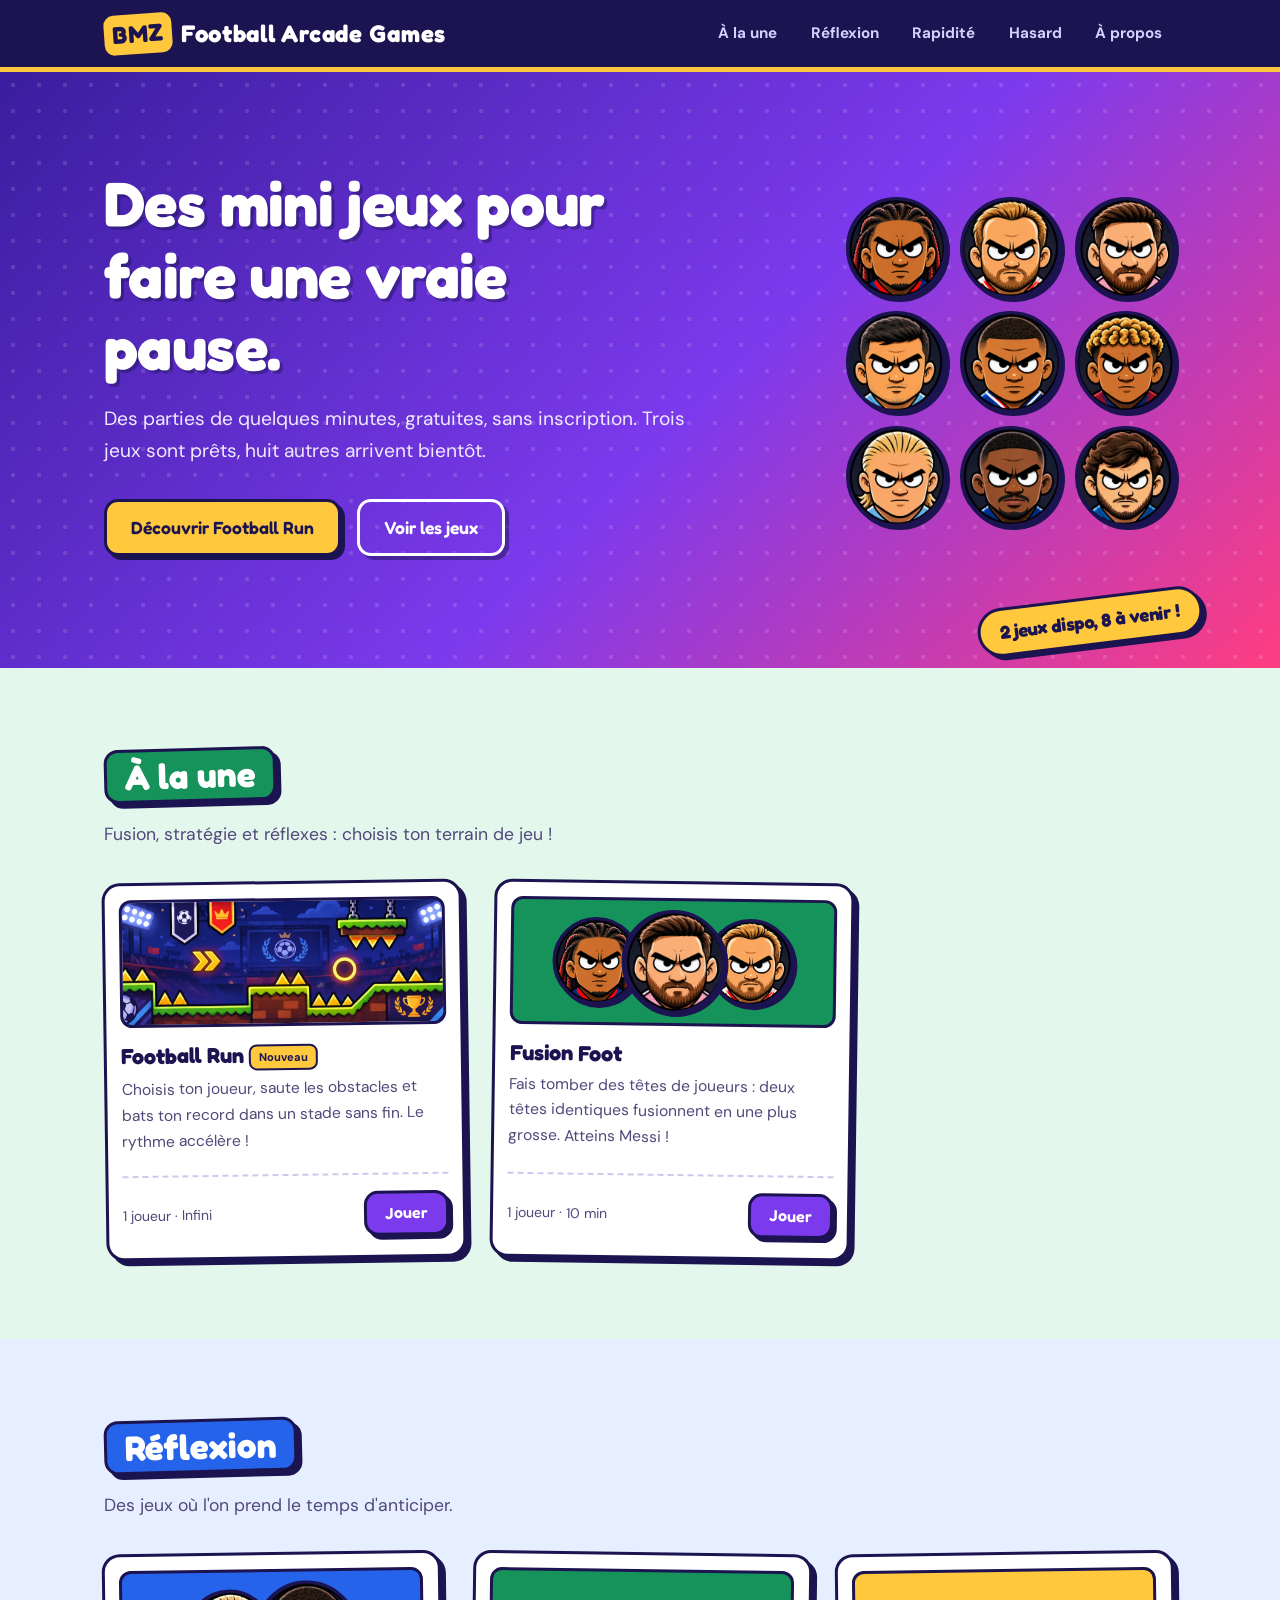
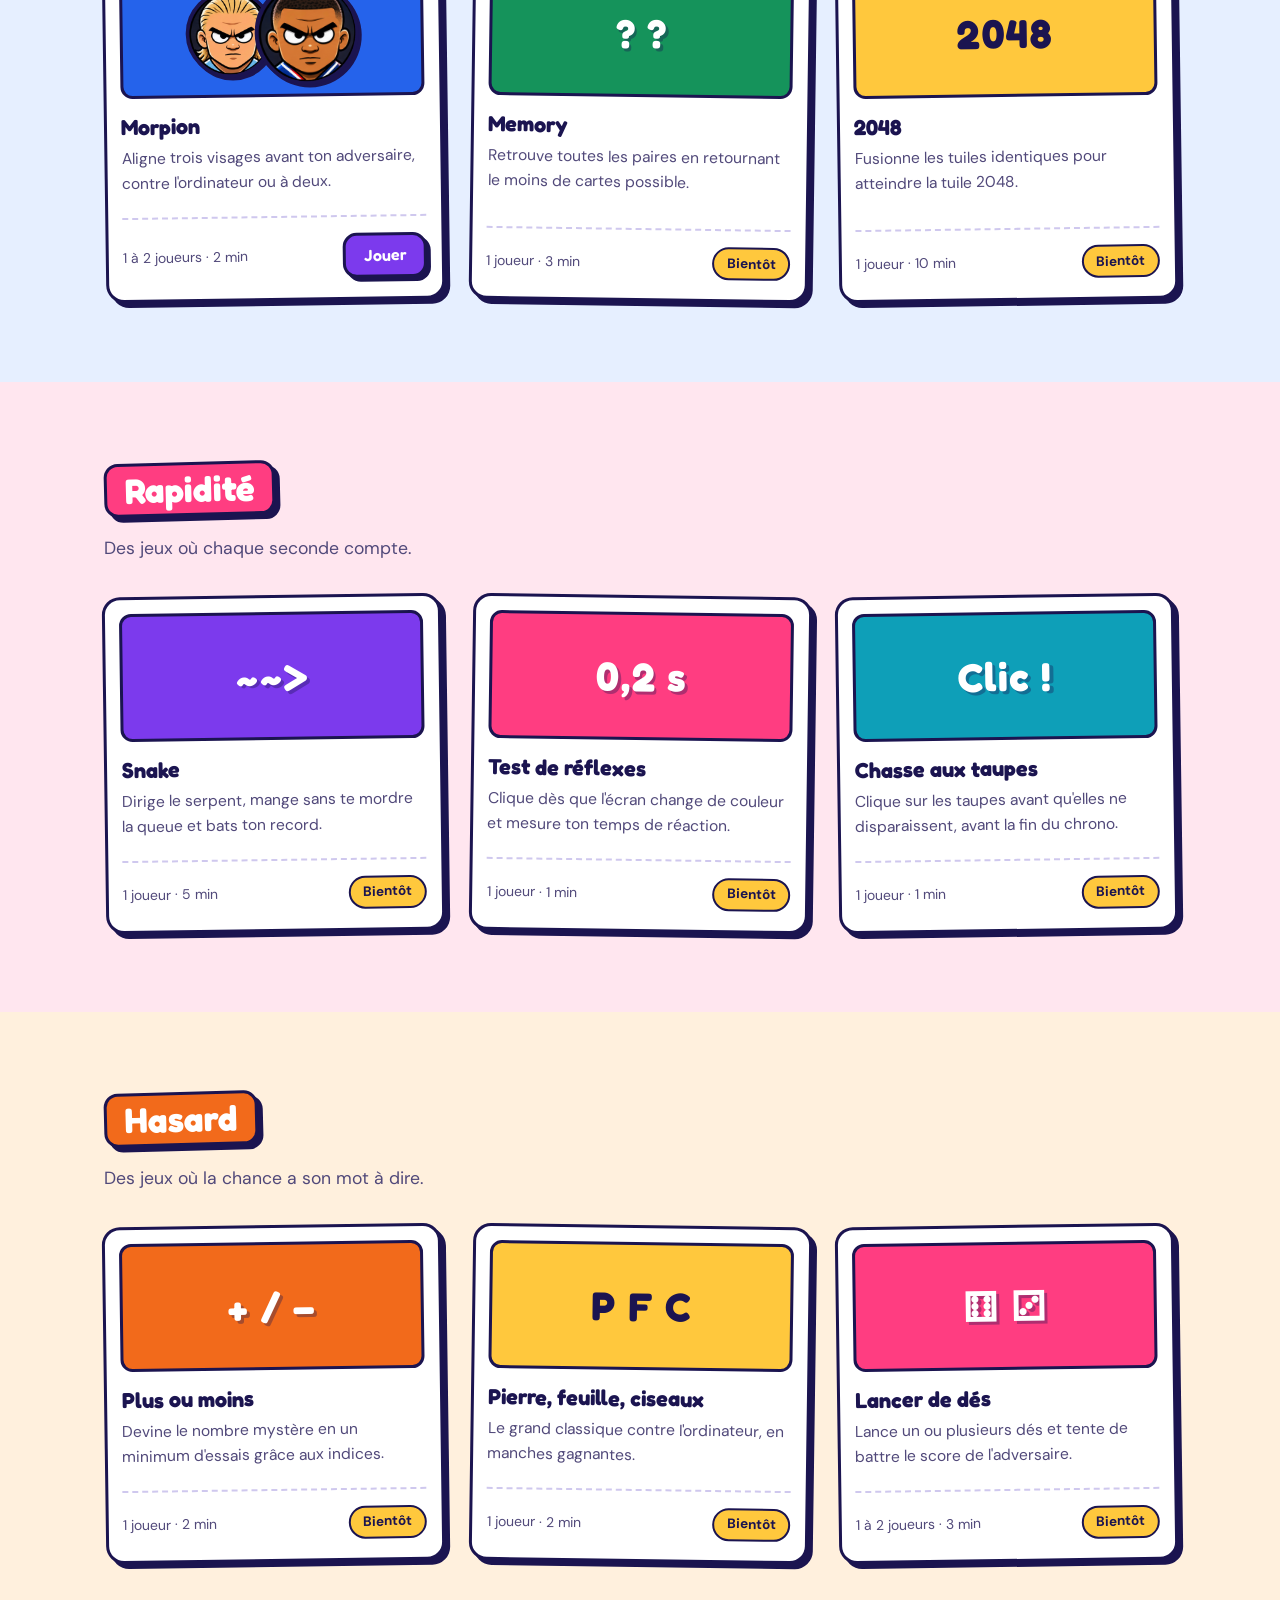
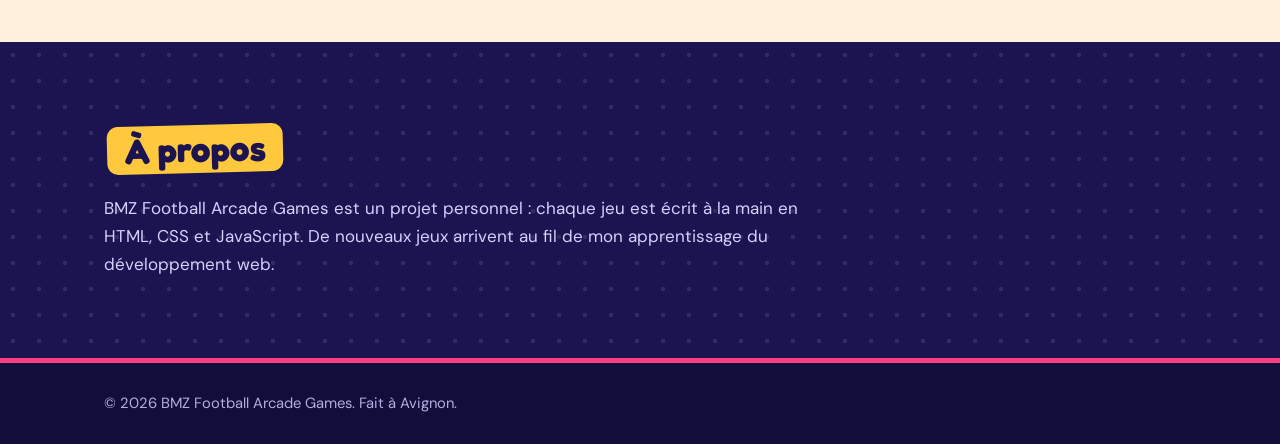
<file: index.html>
<!DOCTYPE html>
<html lang="fr">
<head>
  <meta charset="UTF-8">
  <meta name="viewport" content="width=device-width, initial-scale=1.0">
  <title>BMZ Football Arcade Games – Mini jeux gratuits dans le navigateur</title>
  <meta name="description" content="BMZ Football Arcade Games : des mini jeux gratuits dans ton navigateur, sans inscription.">
  <meta name="theme-color" content="#1b1450">
  <meta property="og:title" content="BMZ Football Arcade Games – Mini jeux gratuits">
  <meta property="og:description" content="Des parties de quelques minutes, gratuites, sans inscription. Essaie Fusion Foot !">
  <meta property="og:image" content="images/messi.png">
  <link rel="icon" href="data:image/svg+xml,%3Csvg xmlns='http://www.w3.org/2000/svg' viewBox='0 0 100 100'%3E%3Ctext y='.9em' font-size='90'%3E%E2%9A%BD%3C/text%3E%3C/svg%3E">

  <!-- Polices Google (nécessite une connexion internet) -->
  <link rel="preconnect" href="https://fonts.googleapis.com">
  <link rel="preconnect" href="https://fonts.gstatic.com" crossorigin>
  <link href="https://fonts.googleapis.com/css2?family=DM+Sans:wght@400;500;700&family=Fredoka:wght@500;600;700&display=swap" rel="stylesheet">

  <link rel="stylesheet" href="style.css">
</head>
<body>
  <a class="lien-evitement" href="#contenu">Aller au contenu</a>

  <header class="entete">
    <div class="conteneur entete-interieur">
      <a class="logo" href="index.html"><span class="logo-bloc">BMZ</span> Football Arcade Games</a>
      <nav aria-label="Navigation principale">
        <ul class="menu">
          <li><a href="#une">À la une</a></li>
          <li><a href="#reflexion">Réflexion</a></li>
          <li><a href="#rapidite">Rapidité</a></li>
          <li><a href="#hasard">Hasard</a></li>
          <li><a href="#apropos">À propos</a></li>
        </ul>
      </nav>
    </div>
  </header>

  <main id="contenu">

    <!-- ACCUEIL -->
    <section class="hero" id="accueil">
      <div class="conteneur hero-grille">
        <div>
          <h1>Des mini jeux pour faire une vraie pause.</h1>
          <p class="hero-texte">
            Des parties de quelques minutes, gratuites, sans inscription.
            Trois jeux sont prêts, huit autres arrivent bientôt.
          </p>
          <div class="actions">
            <a class="bouton bouton-jaune" href="football-run.html">Découvrir Football Run</a>
            <a class="bouton bouton-contour-clair" href="#reflexion">Voir les jeux</a>
          </div>
        </div>

        <!-- Les 9 joueurs de Fusion Foot -->
        <div class="mosaique" aria-hidden="true">
          <img src="images/olise.png" alt="">
          <img src="images/kane.png" alt="">
          <img src="images/messi.png" alt="">
          <img src="images/rodri.png" alt="">
          <img src="images/mbappe.png" alt="">
          <img src="images/yamal.png" alt="">
          <img src="images/haaland.png" alt="">
          <img src="images/dembele.png" alt="">
          <img src="images/kvaratskhelia.png" alt="">
        </div>
      </div>
    </section>

    <!--
      POUR ACTIVER UN JEU PLUS TARD :
      remplace <span class="bientot">Bientôt</span>
      par <a class="bouton bouton-violet" href="morpion.html">Jouer</a>
    -->

    <!-- À LA UNE -->
    <section class="section" id="une">
      <div class="conteneur">
        <h2>À la une</h2>
        <p class="intro">Fusion, stratégie et réflexes : choisis ton terrain de jeu !</p>
        <ul class="jeux jeux-une"><li class="jeu"><div class="apercu apercu-run" aria-hidden="true"></div><h3>Football Run <span class="nouveau">Nouveau</span></h3><p>Choisis ton joueur, saute les obstacles et bats ton record dans un stade sans fin. Le rythme accélère !</p><div class="jeu-pied"><p class="infos">1 joueur · Infini</p><a class="bouton bouton-violet" href="football-run.html">Jouer</a></div></li>
          <li class="jeu">
            <div class="apercu apercu-tetes t-vert" aria-hidden="true">
              <img src="images/olise.png" alt="">
              <img src="images/messi.png" alt="">
              <img src="images/kane.png" alt="">
            </div>
            <h3>Fusion Foot</h3>
            <p>Fais tomber des têtes de joueurs : deux têtes identiques fusionnent en une plus grosse. Atteins Messi !</p>
            <div class="jeu-pied">
              <p class="infos">1 joueur · 10 min</p>
              <a class="bouton bouton-violet" href="fusion.html" aria-label="Jouer à Fusion Foot">Jouer</a>
            </div>
          </li>
        </ul>
      </div>
    </section>

    <!-- RÉFLEXION -->
    <section class="section" id="reflexion">
      <div class="conteneur">
        <h2>Réflexion</h2>
        <p class="intro">Des jeux où l'on prend le temps d'anticiper.</p>
        <ul class="jeux">
          <li class="jeu">
            <div class="apercu apercu-tetes t-bleu" aria-hidden="true">
              <img src="images/haaland.png" alt="">
              <img src="images/mbappe.png" alt="">
            </div>
            <h3>Morpion</h3>
            <p>Aligne trois visages avant ton adversaire, contre l'ordinateur ou à deux.</p>
            <div class="jeu-pied">
              <p class="infos">1 à 2 joueurs · 2 min</p>
              <a class="bouton bouton-violet" href="morpion.html" aria-label="Jouer au Morpion">Jouer</a>
            </div>
          </li>
          <li class="jeu">
            <div class="apercu t-vert" aria-hidden="true">? ?</div>
            <h3>Memory</h3>
            <p>Retrouve toutes les paires en retournant le moins de cartes possible.</p>
            <div class="jeu-pied">
              <p class="infos">1 joueur · 3 min</p>
              <span class="bientot">Bientôt</span>
            </div>
          </li>
          <li class="jeu">
            <div class="apercu t-ambre" aria-hidden="true">2048</div>
            <h3>2048</h3>
            <p>Fusionne les tuiles identiques pour atteindre la tuile 2048.</p>
            <div class="jeu-pied">
              <p class="infos">1 joueur · 10 min</p>
              <span class="bientot">Bientôt</span>
            </div>
          </li>
        </ul>
      </div>
    </section>

    <!-- RAPIDITÉ -->
    <section class="section" id="rapidite">
      <div class="conteneur">
        <h2>Rapidité</h2>
        <p class="intro">Des jeux où chaque seconde compte.</p>
        <ul class="jeux">
          <li class="jeu">
            <div class="apercu t-violet" aria-hidden="true">~~&gt;</div>
            <h3>Snake</h3>
            <p>Dirige le serpent, mange sans te mordre la queue et bats ton record.</p>
            <div class="jeu-pied">
              <p class="infos">1 joueur · 5 min</p>
              <span class="bientot">Bientôt</span>
            </div>
          </li>
          <li class="jeu">
            <div class="apercu t-corail" aria-hidden="true">0,2 s</div>
            <h3>Test de réflexes</h3>
            <p>Clique dès que l'écran change de couleur et mesure ton temps de réaction.</p>
            <div class="jeu-pied">
              <p class="infos">1 joueur · 1 min</p>
              <span class="bientot">Bientôt</span>
            </div>
          </li>
          <li class="jeu">
            <div class="apercu t-cyan" aria-hidden="true">Clic !</div>
            <h3>Chasse aux taupes</h3>
            <p>Clique sur les taupes avant qu'elles ne disparaissent, avant la fin du chrono.</p>
            <div class="jeu-pied">
              <p class="infos">1 joueur · 1 min</p>
              <span class="bientot">Bientôt</span>
            </div>
          </li>
        </ul>
      </div>
    </section>

    <!-- HASARD -->
    <section class="section" id="hasard">
      <div class="conteneur">
        <h2>Hasard</h2>
        <p class="intro">Des jeux où la chance a son mot à dire.</p>
        <ul class="jeux">
          <li class="jeu">
            <div class="apercu t-orange" aria-hidden="true">+ / −</div>
            <h3>Plus ou moins</h3>
            <p>Devine le nombre mystère en un minimum d'essais grâce aux indices.</p>
            <div class="jeu-pied">
              <p class="infos">1 joueur · 2 min</p>
              <span class="bientot">Bientôt</span>
            </div>
          </li>
          <li class="jeu">
            <div class="apercu t-ambre" aria-hidden="true">P F C</div>
            <h3>Pierre, feuille, ciseaux</h3>
            <p>Le grand classique contre l'ordinateur, en manches gagnantes.</p>
            <div class="jeu-pied">
              <p class="infos">1 joueur · 2 min</p>
              <span class="bientot">Bientôt</span>
            </div>
          </li>
          <li class="jeu">
            <div class="apercu t-corail" aria-hidden="true">⚅ ⚂</div>
            <h3>Lancer de dés</h3>
            <p>Lance un ou plusieurs dés et tente de battre le score de l'adversaire.</p>
            <div class="jeu-pied">
              <p class="infos">1 à 2 joueurs · 3 min</p>
              <span class="bientot">Bientôt</span>
            </div>
          </li>
        </ul>
      </div>
    </section>

    <!-- À PROPOS -->
    <section class="section section-sombre" id="apropos">
      <div class="conteneur apropos">
        <h2>À propos</h2>
        <p>
          BMZ Football Arcade Games est un projet personnel : chaque jeu est écrit à la main en HTML,
          CSS et JavaScript. De nouveaux jeux arrivent au fil de mon apprentissage
          du développement web.
        </p>
      </div>
    </section>

  </main>

  <footer class="pied">
    <div class="conteneur">
      <p>© 2026 BMZ Football Arcade Games. Fait à Avignon.</p>
    </div>
  </footer>
</body>
</html>
</file>
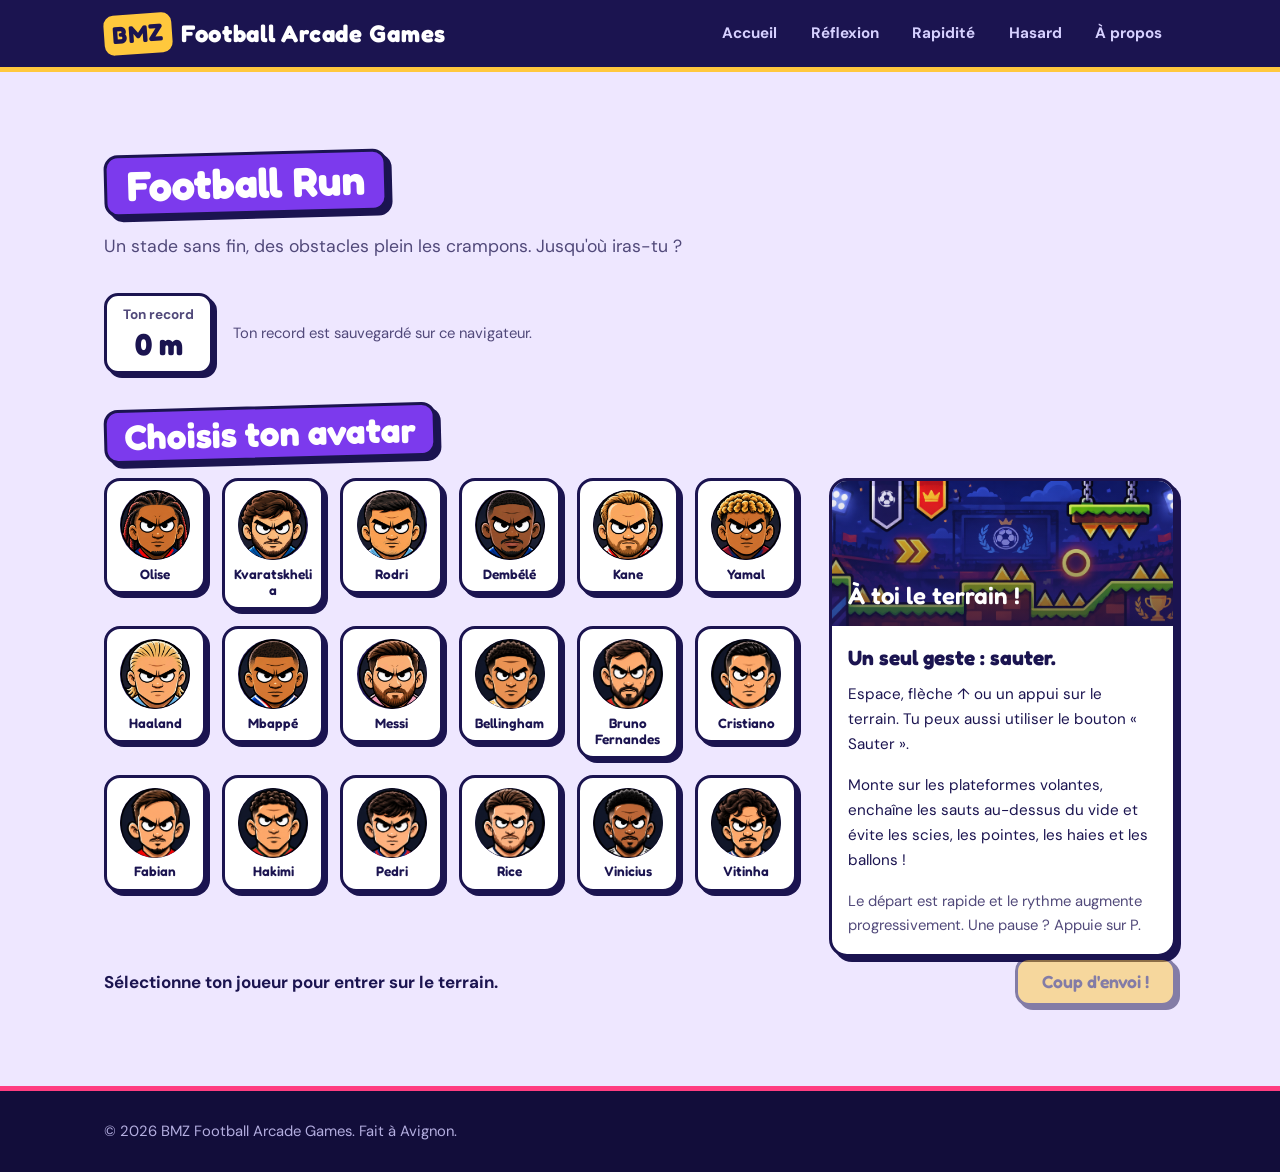
<file: football-run.html>
<!DOCTYPE html>
<html lang="fr">
<head>
  <meta charset="UTF-8">
  <meta name="viewport" content="width=device-width, initial-scale=1.0">
  <title>Football Run – BMZ Football Arcade Games</title>
  <meta name="description" content="Football Run : saute les obstacles, traverse les stades et bats ton record de distance.">
  <meta name="theme-color" content="#1b1450">
  <meta property="og:title" content="Football Run – BMZ Football Arcade Games">
  <meta property="og:description" content="Choisis ton joueur et lance-toi dans une course de foot sans fin !">
  <meta property="og:image" content="images/messi.png">
  <link rel="icon" href="data:image/svg+xml,%3Csvg xmlns='http://www.w3.org/2000/svg' viewBox='0 0 100 100'%3E%3Ctext y='.9em' font-size='90'%3E%E2%9A%BD%3C/text%3E%3C/svg%3E">

  <link rel="preconnect" href="https://fonts.googleapis.com">
  <link rel="preconnect" href="https://fonts.gstatic.com" crossorigin>
  <link href="https://fonts.googleapis.com/css2?family=DM+Sans:wght@400;500;700&family=Fredoka:wght@500;600;700&display=swap" rel="stylesheet">

  <link rel="stylesheet" href="style.css">
  <script src="avatars.js" defer></script>
  <script src="football-run-core.js" defer></script>
  <script src="football-run.js" defer></script>
</head>
<body>
  <a class="lien-evitement" href="#contenu">Aller au contenu</a>

  <header class="entete">
    <div class="conteneur entete-interieur">
      <a class="logo" href="index.html"><span class="logo-bloc">BMZ</span> Football Arcade Games</a>
      <nav aria-label="Navigation principale">
        <ul class="menu">
          <li><a href="index.html">Accueil</a></li>
          <li><a href="index.html#reflexion">Réflexion</a></li>
          <li><a href="index.html#rapidite">Rapidité</a></li>
          <li><a href="index.html#hasard">Hasard</a></li>
          <li><a href="index.html#apropos">À propos</a></li>
        </ul>
      </nav>
    </div>
  </header>

  <main id="contenu"><section class="section page-jeu page-run"><div class="conteneur">
    <h1 class="titre-jeu">Football Run</h1>
    <p class="intro">Un stade sans fin, des obstacles plein les crampons. Jusqu'où iras-tu ?</p>
    <noscript><p class="erreur">Ce jeu a besoin de JavaScript pour fonctionner.</p></noscript>
    <div class="run-topline"><div class="tableau"><p class="etiquette">Ton record</p><p class="gros" id="record">0 m</p></div><p class="aide" id="save-note">Ton record est sauvegardé sur ce navigateur.</p></div>
    <div id="selection" class="etape">
      <h2 class="titre-etape">Choisis ton avatar</h2>
      <div class="run-choice"><div><ul id="run-avatars" class="avatars"></ul></div><aside class="run-instructions">
        <div class="run-poster" aria-hidden="true"><span>À toi le terrain !</span></div>
        <h3 class="petit-titre">Un seul geste : sauter.</h3>
        <p>Espace, flèche ↑ ou un appui sur le terrain. Tu peux aussi utiliser le bouton « Sauter ».</p>
        <p>Monte sur les plateformes volantes, enchaîne les sauts au-dessus du vide et évite les scies, les pointes, les haies et les ballons !</p>
        <p class="aide">Le départ est rapide et le rythme augmente progressivement. Une pause ? Appuie sur P.</p>
      </aside></div>
      <div class="run-start"><p id="selection-label" role="status">Sélectionne ton joueur pour entrer sur le terrain.</p><button id="start" class="bouton bouton-jaune" disabled>Coup d'envoi !</button></div>
    </div>
    <div id="game" class="etape" hidden>
      <div class="run-toolbar"><p class="statut"><img id="player-img" alt="" width="44" height="44"><span id="player-name"></span></p><div class="tableau"><p class="etiquette">Distance parcourue</p><p class="gros" id="distance">0 m</p></div><button id="pause" class="bouton bouton-blanc">Pause</button></div>
      <div class="run-stage"><div id="record-toast" class="run-record-toast" role="status" aria-live="polite" hidden></div><canvas id="run-canvas" width="1100" height="500" tabindex="0" aria-label="Terrain de Football Run. Espace ou flèche haut pour sauter, P pour mettre en pause."></canvas>
      <div id="overlay" class="run-overlay" hidden><div class="run-dialog"><p id="end-kicker" class="bientot">Fin de la partie</p><h2 id="end-title" tabindex="-1">Tu as perdu !</h2><p id="end-score"></p><div class="boutons-jeu"><button id="retry" class="bouton bouton-jaune">Recommencer</button><button id="resume" class="bouton bouton-jaune" hidden>Reprendre</button><button id="change" class="bouton bouton-blanc">Changer d'avatar</button><a class="bouton bouton-violet" href="index.html">Retour à l'accueil</a></div></div></div></div>
      <div class="run-controls"><p class="aide">Espace / ↑ / toucher : sauter · P : pause<br>Monte sur les plateformes vertes : il n’y a pas de sol en dessous ! Évite les scies et les obstacles.</p><button id="jump" class="bouton bouton-jaune">Sauter ↑</button></div>
    </div>
  </div></section></main>
  <footer class="pied">
    <div class="conteneur">
      <p>© 2026 BMZ Football Arcade Games. Fait à Avignon.</p>
    </div>
  </footer>
</body>
</html>
</file>
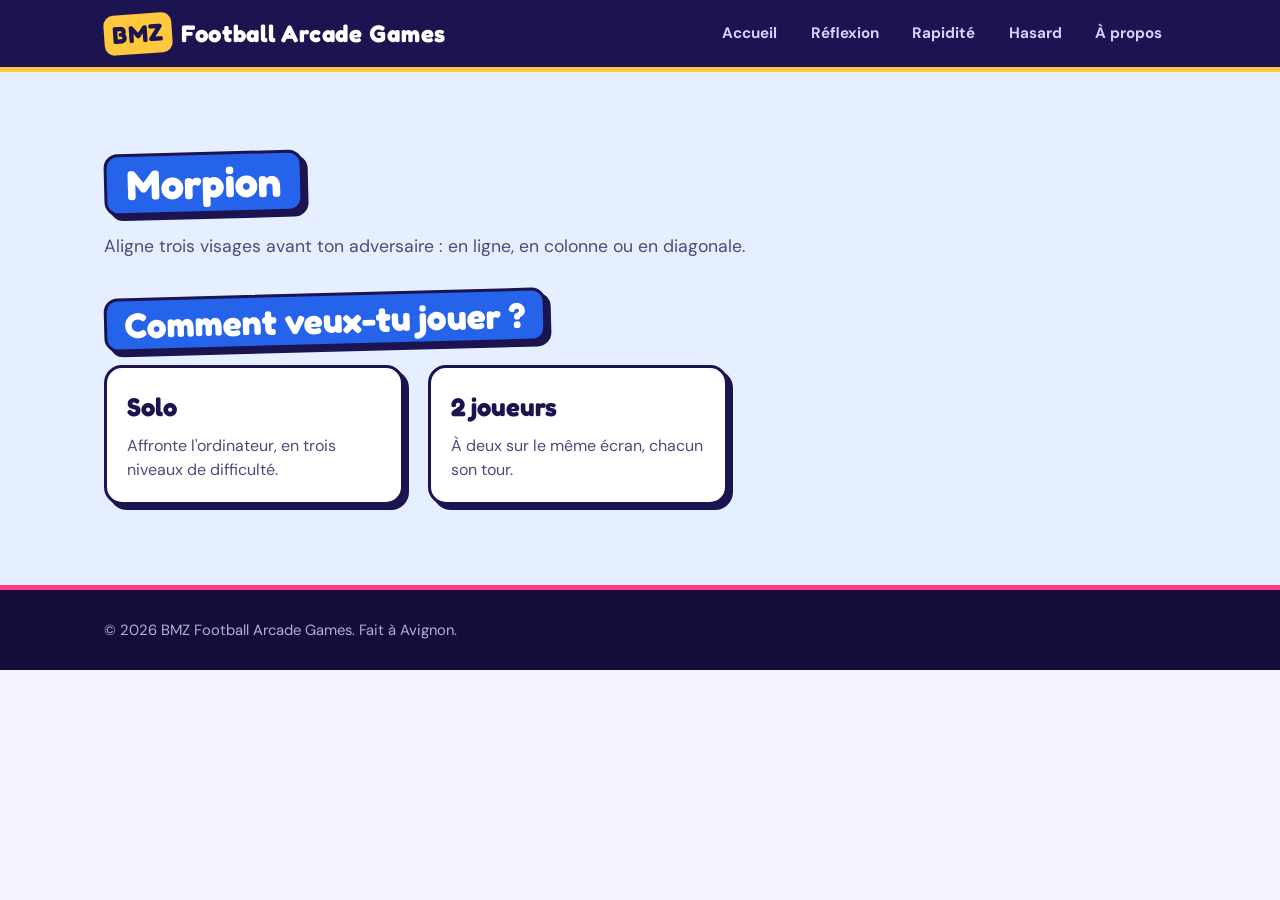
<file: morpion.html>
<!DOCTYPE html>
<html lang="fr">
<head>
  <meta charset="UTF-8">
  <meta name="viewport" content="width=device-width, initial-scale=1.0">
  <title>Morpion – BMZ Football Arcade Games</title>
  <meta name="description" content="Morpion : joue seul contre l'IA ou à deux, avec le visage de ton joueur préféré à la place de la croix et du rond.">
  <meta name="theme-color" content="#1b1450">
  <meta property="og:title" content="Morpion – BMZ Football Arcade Games">
  <meta property="og:description" content="Aligne trois visages avant ton adversaire, seul contre l'IA ou à deux.">
  <meta property="og:image" content="images/messi.png">
  <link rel="icon" href="data:image/svg+xml,%3Csvg xmlns='http://www.w3.org/2000/svg' viewBox='0 0 100 100'%3E%3Ctext y='.9em' font-size='90'%3E%E2%9A%BD%3C/text%3E%3C/svg%3E">

  <link rel="preconnect" href="https://fonts.googleapis.com">
  <link rel="preconnect" href="https://fonts.gstatic.com" crossorigin>
  <link href="https://fonts.googleapis.com/css2?family=DM+Sans:wght@400;500;700&family=Fredoka:wght@500;600;700&display=swap" rel="stylesheet">

  <link rel="stylesheet" href="style.css">
  <script src="avatars.js" defer></script>
  <script src="morpion.js" defer></script>
</head>
<body>
  <a class="lien-evitement" href="#contenu">Aller au contenu</a>

  <header class="entete">
    <div class="conteneur entete-interieur">
      <a class="logo" href="index.html"><span class="logo-bloc">BMZ</span> Football Arcade Games</a>
      <nav aria-label="Navigation principale">
        <ul class="menu">
          <li><a href="index.html">Accueil</a></li>
          <li><a href="index.html#reflexion">Réflexion</a></li>
          <li><a href="index.html#rapidite">Rapidité</a></li>
          <li><a href="index.html#hasard">Hasard</a></li>
          <li><a href="index.html#apropos">À propos</a></li>
        </ul>
      </nav>
    </div>
  </header>

  <main id="contenu">
    <section class="section page-jeu page-morpion">
      <div class="conteneur">
        <h1 class="titre-jeu">Morpion</h1>
        <p class="intro">Aligne trois visages avant ton adversaire : en ligne, en colonne ou en diagonale.</p>

        <noscript><p class="erreur">Ce jeu a besoin de JavaScript pour fonctionner.</p></noscript>

        <!-- ÉTAPE 1 : le mode de jeu -->
        <div id="etape-mode" class="etape">
          <h2 class="titre-etape" tabindex="-1" data-titre>Comment veux-tu jouer ?</h2>
          <div class="choix-mode">
            <button class="carte-mode" type="button" data-mode="solo">
              <span class="carte-titre">Solo</span>
              <span>Affronte l'ordinateur, en trois niveaux de difficulté.</span>
            </button>
            <button class="carte-mode" type="button" data-mode="duo">
              <span class="carte-titre">2 joueurs</span>
              <span>À deux sur le même écran, chacun son tour.</span>
            </button>
          </div>
        </div>

        <!-- ÉTAPE 2 : le choix de l'avatar -->
        <div id="etape-avatar" class="etape" hidden>
          <h2 id="titre-avatar" class="titre-etape" tabindex="-1" data-titre></h2>

          <fieldset id="niveau" class="niveau" hidden>
            <legend>Difficulté de l'IA</legend>
            <button class="puce" type="button" data-niveau="facile" aria-pressed="false">Facile</button>
            <button class="puce" type="button" data-niveau="moyen" aria-pressed="true">Moyen</button>
            <button class="puce" type="button" data-niveau="imbattable" aria-pressed="false">Imbattable</button>
          </fieldset>

          <ul id="avatars" class="avatars"></ul>
          <button id="btn-retour" class="bouton bouton-blanc" type="button">Retour</button>
        </div>

        <!-- ÉTAPE 3 : la partie -->
        <div id="etape-jeu" class="etape" hidden>
          <p id="statut" class="statut" role="status" aria-live="polite" tabindex="-1" data-titre>
            <img id="statut-img" alt="" width="44" height="44" hidden>
            <span id="statut-texte"></span>
          </p>

          <div class="morpion-zone">
            <div id="plateau" class="plateau" role="group" aria-label="Plateau du morpion"></div>

            <aside class="jeu-cote">
              <div class="tableaux">
                <div class="tableau score-joueur" id="score-0">
                  <img alt="" width="44" height="44">
                  <p class="etiquette"></p>
                  <p class="gros">0</p>
                </div>
                <div class="tableau">
                  <p class="etiquette">Nuls</p>
                  <p class="gros" id="pts-nul">0</p>
                </div>
                <div class="tableau score-joueur" id="score-1">
                  <img alt="" width="44" height="44">
                  <p class="etiquette"></p>
                  <p class="gros">0</p>
                </div>
              </div>

              <div class="boutons-jeu">
                <button id="btn-rejouer" class="bouton bouton-jaune" type="button">Manche suivante</button>
                <button id="btn-changer" class="bouton bouton-blanc" type="button">Changer de joueurs</button>
              </div>

              <p class="aide">Clique sur une case, ou navigue avec la touche Tab puis valide avec Entrée. Le premier à jouer change à chaque manche.</p>
            </aside>
          </div>
        </div>
      </div>
    </section>
  </main>

  <footer class="pied">
    <div class="conteneur">
      <p>© 2026 BMZ Football Arcade Games. Fait à Avignon.</p>
    </div>
  </footer>
</body>
</html>
</file>
<file: style.css>
/* ===== VARIABLES : change les couleurs ici ===== */
:root {
  --encre: #1b1450;
  --encre-douce: #51497a;
  --fond: #f5f3ff;
  --rose: #ff3d81;
  --jaune: #ffc83d;
  --violet: #7c3aed;
  --bleu: #2563eb;
  --vert: #15935b;
  --cyan: #0e9fb8;
  --orange: #f26a1b;

  /* Le style « autocollant » : contour épais + ombre pleine */
  --bord: 3px solid var(--encre);
  --ombre: 5px 5px 0 var(--encre);

  --police-titre: "Fredoka", "Segoe UI", Arial, sans-serif;
  --police-texte: "DM Sans", "Segoe UI", Arial, sans-serif;
  --largeur: 1120px;
}

/* ===== BASE ===== */
*, *::before, *::after { box-sizing: border-box; }
html { scroll-behavior: smooth; scroll-padding-top: 5rem; }

body {
  margin: 0;
  font-family: var(--police-texte);
  font-size: 1.0625rem;
  line-height: 1.65;
  color: var(--encre);
  background-color: var(--fond);
}

h1, h2, h3 { font-family: var(--police-titre); font-weight: 700; line-height: 1.15; margin: 0; }
p { margin: 0 0 1rem; max-width: 62ch; }
ul { margin: 0; padding: 0; list-style: none; }
a { color: inherit; }
:focus-visible { outline: 3px solid var(--rose); outline-offset: 3px; }

.conteneur { width: 100%; max-width: var(--largeur); margin: 0 auto; padding: 0 1.5rem; }

.lien-evitement {
  position: absolute; left: 1rem; top: -4rem; z-index: 100;
  background: var(--rose); color: #fff; padding: 0.6rem 1rem; border-radius: 12px;
}
.lien-evitement:focus { top: 1rem; }

/* ===== EN-TÊTE ===== */
.entete {
  position: sticky; top: 0; z-index: 50;
  background-color: var(--encre); color: #fff;
  border-bottom: 5px solid var(--jaune);
}
.entete-interieur { display: flex; align-items: center; justify-content: space-between; gap: 1rem; min-height: 4.2rem; }

.logo { font-family: var(--police-titre); font-weight: 700; font-size: 1.5rem; text-decoration: none; letter-spacing: 0.03em; }
.logo-bloc {
  display: inline-block; background: var(--jaune); color: var(--encre);
  padding: 0 0.55rem; border-radius: 10px; margin-right: 0.15rem; transform: rotate(-4deg);
}

.menu { display: flex; flex-wrap: wrap; gap: 0.25rem 0.4rem; }
.menu a {
  display: block; text-decoration: none; font-weight: 700; font-size: 0.95rem;
  color: #d6d0ff; padding: 0.3rem 0.85rem; border-radius: 999px;
  transition: background-color 0.15s, color 0.15s;
}
.menu a:hover { background: var(--jaune); color: var(--encre); }

/* ===== ACCUEIL ===== */
.hero {
  position: relative; overflow: hidden; color: #fff;
  padding: clamp(3rem, 8vw, 6rem) 0 clamp(4.5rem, 9vw, 7rem);
  background:
    radial-gradient(circle, rgba(255, 255, 255, 0.13) 2px, transparent 2.5px) 0 0 / 26px 26px,
    linear-gradient(135deg, #3a1d9e, var(--violet) 55%, var(--rose));
}

/* Autocollant décoratif */
.hero::after {
  content: "2 jeux dispo, 8 à venir !";
  position: absolute; right: max(1.5rem, 6vw); bottom: 1.4rem; transform: rotate(-7deg);
  background: var(--jaune); color: var(--encre); border: var(--bord); box-shadow: 4px 4px 0 var(--encre);
  border-radius: 999px; padding: 0.4rem 1.2rem; font-family: var(--police-titre); font-weight: 700; font-size: 1.15rem;
}

.hero-grille { display: grid; grid-template-columns: 1.4fr 1fr; gap: clamp(2rem, 6vw, 4rem); align-items: center; }
.hero h1 { font-size: clamp(2.2rem, 5.4vw, 3.9rem); letter-spacing: -0.01em; margin-bottom: 1.25rem; text-shadow: 3px 3px 0 rgba(27, 20, 80, 0.45); }
.hero-texte { font-size: 1.2rem; color: #efeaff; margin-bottom: 2rem; }
.actions { display: flex; flex-wrap: wrap; gap: 1rem; }

/* Les visages des joueurs : ils « rebondissent » une fois au chargement */
.mosaique { display: grid; grid-template-columns: repeat(3, 1fr); gap: 0.8rem; max-width: 330px; width: 100%; justify-self: end; }
.mosaique img {
  display: block; width: 100%; height: auto; aspect-ratio: 1; border-radius: 50%;
  background: var(--encre); border: var(--bord); box-shadow: 3px 3px 0 var(--encre);
  animation: pop 0.5s backwards;
}
.mosaique img:nth-child(3n + 1) { animation-delay: 0.05s; }
.mosaique img:nth-child(3n + 2) { animation-delay: 0.2s; }
.mosaique img:nth-child(3n + 3) { animation-delay: 0.35s; }

@keyframes pop {
  0% { transform: scale(0) rotate(-25deg); }
  70% { transform: scale(1.12) rotate(4deg); }
  100% { transform: scale(1) rotate(0); }
}

/* ===== BOUTONS ===== */
.bouton {
  display: inline-block; font-family: var(--police-titre); font-weight: 600; font-size: 1.1rem; text-align: center; text-decoration: none;
  padding: 0.7rem 1.5rem; border-radius: 14px; border: var(--bord); box-shadow: 4px 4px 0 var(--encre);
  cursor: pointer; transition: transform 0.12s, box-shadow 0.12s;
}
.bouton:hover { transform: translate(-2px, -2px); box-shadow: 6px 6px 0 var(--encre); }
.bouton:active { transform: translate(3px, 3px); box-shadow: 0 0 0 var(--encre); }

.bouton-jaune { background: var(--jaune); color: var(--encre); }
.bouton-blanc { background: #fff; color: var(--encre); }
.bouton-violet { background: var(--violet); color: #fff; }
.bouton-contour-clair { background: transparent; color: #fff; border-color: #fff; box-shadow: 4px 4px 0 rgba(27, 20, 80, 0.5); }

/* ===== SECTIONS ===== */
.section { --c-section: var(--bleu); padding: clamp(3rem, 7vw, 5rem) 0; }
#reflexion { --c-section: var(--bleu); background: #e6efff; }
#rapidite { --c-section: var(--rose); background: #ffe6ef; }
#hasard { --c-section: var(--orange); background: #fff0dd; }
#apropos { --c-section: var(--jaune); }

.section h2 {
  display: inline-block; background: var(--c-section); color: #fff;
  font-size: clamp(1.6rem, 3.4vw, 2.2rem); padding: 0.25rem 1.1rem;
  border: var(--bord); border-radius: 14px; box-shadow: var(--ombre);
  transform: rotate(-1.5deg); margin-bottom: 1.1rem;
}
#apropos h2 { color: var(--encre); }
.intro { color: var(--encre-douce); font-size: 1.1rem; margin-bottom: 2rem; }

/* ===== CARTES DE JEUX ===== */
.jeux { display: grid; grid-template-columns: repeat(3, 1fr); gap: 1.75rem; }

.jeu {
  display: flex; flex-direction: column; background: #fff;
  border: var(--bord); border-radius: 18px; box-shadow: var(--ombre); padding: 0.9rem 0.9rem 1.2rem;
  transition: transform 0.15s, box-shadow 0.15s;
}
.jeu:nth-child(odd) { transform: rotate(-0.8deg); }
.jeu:nth-child(even) { transform: rotate(0.8deg); }
.jeu:hover { transform: translate(-3px, -5px) rotate(0); box-shadow: 8px 9px 0 var(--encre); }

.apercu {
  display: flex; align-items: center; justify-content: center; height: 8rem; margin-bottom: 1rem;
  border: var(--bord); border-radius: 12px; color: #fff;
  font-family: var(--police-titre); font-weight: 700; font-size: 2.5rem; letter-spacing: 0.04em;
  text-shadow: 3px 3px 0 rgba(27, 20, 80, 0.35);
}
.apercu-tetes { gap: 0; }
.apercu-tetes img {
  width: 5.5rem; height: 5.5rem; border-radius: 50%; border: var(--bord); background: var(--encre);
  margin: 0 -0.6rem; box-shadow: 3px 3px 0 var(--encre);
}
.apercu-tetes img:nth-child(2) { width: 6.5rem; height: 6.5rem; z-index: 1; }
.t-bleu { background: var(--bleu); }
.t-vert { background: var(--vert); }
.t-ambre { background: var(--jaune); color: var(--encre); text-shadow: none; }
.t-violet { background: var(--violet); }
.t-corail { background: var(--rose); }
.t-cyan { background: var(--cyan); }
.t-orange { background: var(--orange); }

.jeu h3 { font-size: 1.35rem; margin-bottom: 0.4rem; }
.jeu > p { color: var(--encre-douce); font-size: 0.975rem; margin-bottom: 1.25rem; }
.jeu-pied { display: flex; align-items: center; justify-content: space-between; gap: 1rem; margin-top: auto; padding-top: 1rem; border-top: 2px dashed #cfc8ee; }
.infos { margin: 0; font-size: 0.875rem; color: var(--encre-douce); }
.bientot {
  font-size: 0.85rem; font-weight: 700; padding: 0.2rem 0.8rem; border-radius: 999px;
  background: var(--jaune); color: var(--encre); border: 2px solid var(--encre); white-space: nowrap;
}
.jeu-pied .bouton { padding: 0.4rem 1.1rem; font-size: 1rem; }

/* ===== À PROPOS ET PIED DE PAGE ===== */
.section-sombre {
  color: #fff;
  background:
    radial-gradient(circle, rgba(255, 255, 255, 0.1) 2px, transparent 2.5px) 0 0 / 26px 26px,
    var(--encre);
}
.apropos p { color: #d6d0ff; margin-bottom: 0; }

.pied { padding: 1.75rem 0; font-size: 0.925rem; background: #120d3a; color: #b4aee0; border-top: 5px solid var(--rose); }
.pied p { margin: 0; }

/* ===== TABLETTE ET MOBILE ===== */
@media (max-width: 900px) { .jeux { grid-template-columns: repeat(2, 1fr); } }
@media (max-width: 760px) {
  .hero-grille { grid-template-columns: 1fr; }
  .mosaique { justify-self: start; max-width: 240px; }
}
@media (max-width: 560px) {
  .jeux { grid-template-columns: 1fr; }
  .hero::after { display: none; }
  .entete-interieur { flex-direction: column; align-items: flex-start; padding-top: 0.6rem; padding-bottom: 0.6rem; gap: 0.25rem; }
}

/* Respect des personnes sensibles aux animations */
@media (prefers-reduced-motion: reduce) {
  html { scroll-behavior: auto; }
  * { transition: none !important; animation: none !important; }
}

/* ===== À LA UNE ===== */
#une { --c-section: var(--vert); background: #e3f7ec; }
.jeux-une { grid-template-columns: minmax(0, 360px); }

/* ===== PAGE DU JEU ===== */
.page-jeu { --c-section: var(--vert); background: #e3f7ec; }

.titre-jeu {
  display: inline-block; background: var(--vert); color: #fff;
  font-size: clamp(1.8rem, 4vw, 2.6rem); padding: 0.25rem 1.2rem;
  border: var(--bord); border-radius: 14px; box-shadow: var(--ombre);
  transform: rotate(-1.5deg); margin-bottom: 1.1rem;
}

.jeu-zone { display: grid; grid-template-columns: minmax(0, 400px) 1fr; gap: 2rem; align-items: start; }

#jeu {
  display: block; width: 100%; max-width: 400px; height: auto; aspect-ratio: 400 / 620;
  touch-action: none; cursor: pointer; background: #e3f7ec;
  border: var(--bord); border-radius: 18px; box-shadow: var(--ombre);
}

.jeu-cote { display: grid; gap: 1.25rem; justify-items: start; max-width: 460px; }
.tableaux { display: flex; flex-wrap: wrap; gap: 1rem; }

.tableau {
  background: #fff; border: var(--bord); border-radius: 14px; box-shadow: 4px 4px 0 var(--encre);
  padding: 0.5rem 1rem; min-width: 105px; text-align: center;
}
.tableau p { margin: 0; }
.etiquette { font-size: 0.85rem; font-weight: 700; color: var(--encre-douce); }
.gros { font-family: var(--police-titre); font-weight: 700; font-size: 1.9rem; line-height: 1.2; }
#suivant { display: block; width: 56px; height: 56px; margin: 0 auto; }
.boutons-jeu { display: flex; flex-wrap: wrap; gap: 0.8rem; }
.boutons-jeu .bouton { padding: 0.5rem 1.1rem; font-size: 1rem; }
.erreur { background: #fff; color: var(--encre); border: var(--bord); border-left: 10px solid var(--rose); border-radius: 12px; padding: 0.8rem 1rem; margin-bottom: 1.5rem; }

.petit-titre { font-size: 1.3rem; margin: 0.5rem 0 -0.5rem; }
.evolution { display: flex; flex-wrap: wrap; gap: 0.4rem; }
.evolution img { display: block; width: 44px; height: 44px; border-radius: 50%; border: 3px solid var(--encre); background: var(--encre); }
.aide { font-size: 0.925rem; color: var(--encre-douce); margin: 0; }

@media (max-width: 860px) {
  .jeu-zone { grid-template-columns: 1fr; justify-items: center; }
}
/* ===== PETITS PLUS ===== */
.bouton[aria-pressed="true"].bouton-blanc { background: #e9e3ff; }
.bientot { cursor: default; }
@media (max-width: 560px) {
  .menu a { padding: 0.3rem 0.6rem; font-size: 0.9rem; }
  .tableau { min-width: 90px; }
}

/* ===== MORPION ===== */
.page-morpion { --c-section: var(--bleu); background: #e6efff; }
.page-morpion .titre-jeu { background: var(--bleu); }

.titre-etape { font-size: clamp(1.4rem, 3vw, 1.8rem); margin-bottom: 1.25rem; }
.titre-etape:focus, .statut:focus { outline: none; }

/* Choix du mode */
.choix-mode { display: grid; grid-template-columns: repeat(2, minmax(0, 300px)); gap: 1.5rem; }
.carte-mode {
  display: flex; flex-direction: column; gap: 0.5rem; text-align: left; font-family: var(--police-texte);
  font-size: 1rem; line-height: 1.5; color: var(--encre-douce);
  background: #fff; border: var(--bord); border-radius: 18px; box-shadow: var(--ombre); padding: 1.25rem; cursor: pointer;
  transition: transform 0.12s, box-shadow 0.12s;
}
.carte-mode:hover { transform: translate(-2px, -3px); box-shadow: 7px 8px 0 var(--encre); }
.carte-titre { font-family: var(--police-titre); font-weight: 700; font-size: 1.6rem; color: var(--encre); }

/* Choix de l'avatar */
.niveau { display: flex; flex-wrap: wrap; align-items: center; gap: 0.5rem; border: 0; padding: 0; margin: 0 0 1.5rem; }
.niveau legend { float: left; font-family: var(--police-titre); font-weight: 600; margin-right: 0.75rem; padding: 0; }
.puce {
  font-family: var(--police-texte); font-size: 0.95rem; font-weight: 700; color: var(--encre);
  background: #fff; border: 2px solid var(--encre); border-radius: 999px; padding: 0.3rem 1rem; cursor: pointer;
}
.puce:hover { background: #dfe9ff; }
.puce[aria-pressed="true"] { background: var(--bleu); color: #fff; box-shadow: 2px 2px 0 var(--encre); }

.avatars { display: grid; grid-template-columns: repeat(3, minmax(0, 140px)); gap: 1rem; margin-bottom: 1.75rem; }
.avatar {
  display: flex; flex-direction: column; align-items: center; gap: 0.35rem; width: 100%;
  font-family: var(--police-titre); font-weight: 600; font-size: 0.95rem; color: var(--encre);
  background: #fff; border: var(--bord); border-radius: 16px; box-shadow: 4px 4px 0 var(--encre);
  padding: 0.6rem 0.4rem; cursor: pointer; transition: transform 0.12s, box-shadow 0.12s;
}
.avatar img { display: block; width: 80px; height: 80px; border-radius: 50%; background: var(--encre); }
.avatar:hover:not(:disabled) { transform: translate(-2px, -3px); box-shadow: 6px 7px 0 var(--encre); background: #fff7da; }
.avatar:disabled { cursor: not-allowed; opacity: 0.45; box-shadow: none; }

/* La partie */
.statut {
  display: flex; align-items: center; gap: 0.75rem; min-height: 52px; margin: 0 0 1.5rem;
  font-family: var(--police-titre); font-weight: 700; font-size: clamp(1.3rem, 3vw, 1.7rem);
}
.statut img { width: 44px; height: 44px; border-radius: 50%; background: var(--encre); border: var(--bord); }
.statut img[hidden] { display: none; }

.morpion-zone { display: grid; grid-template-columns: minmax(0, 420px) 1fr; gap: 2rem; align-items: start; }

.plateau { display: grid; grid-template-columns: repeat(3, 1fr); gap: 0.6rem; width: 100%; max-width: 420px; }
.case {
  aspect-ratio: 1; padding: 0.5rem; display: flex; align-items: center; justify-content: center;
  background: #fff; border: var(--bord); border-radius: 16px; box-shadow: 4px 4px 0 var(--encre); cursor: pointer;
  transition: background-color 0.12s, transform 0.12s;
}
.case:hover:not([aria-disabled="true"]) { background: #fff7da; transform: translate(-2px, -2px); }
.case[aria-disabled="true"] { cursor: default; }
.case img {
  display: block; width: 100%; height: 100%; border-radius: 50%; background: var(--encre);
  border: 4px solid var(--rose); animation: pop 0.35s;
}
.case.j1 img { border-color: var(--cyan); }
.plateau.fini .case:not(.gagnante) { opacity: 0.55; }
.case.gagnante { background: var(--jaune); }

/* Tableau des scores : le joueur dont c'est le tour est entouré */
.score-joueur img { display: block; width: 44px; height: 44px; margin: 0 auto 0.25rem; border-radius: 50%; background: var(--encre); border: 3px solid var(--rose); }
#score-1 img { border-color: var(--cyan); }
.score-joueur .etiquette { max-width: 9rem; }
.tableau.actif { background: #fff7da; box-shadow: 0 0 0 4px var(--jaune), 4px 4px 0 4px var(--encre); }

@media (max-width: 860px) {
  .morpion-zone { grid-template-columns: 1fr; justify-items: center; }
  .jeu-cote { justify-items: center; }
}
@media (max-width: 560px) {
  .choix-mode { grid-template-columns: 1fr; }
  .avatars { grid-template-columns: repeat(3, 1fr); gap: 0.6rem; }
  .avatar img { width: 100%; height: auto; max-width: 80px; }
  .avatar { font-size: 0.8rem; }
}

/* Football Run utilise les composants communs aux autres jeux. */
[hidden] { display: none !important; }
.entete .logo { font-size: clamp(1.1rem, 2vw, 1.5rem); }
.apercu-run { background: #25216b url('images/football-run-stadium.png') center / cover; }
.nouveau { display: inline-block; font: 700 .7rem var(--police-texte); padding: .25rem .5rem; border: 2px solid var(--encre); border-radius: 8px; background: var(--jaune); vertical-align: middle; }
.jeux-une { grid-template-columns: repeat(2, minmax(0, 360px)); }
.page-run { --c-section: var(--violet); background: #eee7ff; }
.page-run .titre-jeu { background: var(--violet); }
.run-topline { display: flex; align-items: center; gap: 1.25rem; margin-bottom: 2rem; }
.run-choice { display: grid; grid-template-columns: minmax(0, 2fr) minmax(240px, 1fr); gap: 2rem; align-items: start; }
.page-run .avatars { grid-template-columns: repeat(6, minmax(0, 1fr)); }
.page-run .avatar img { width: 70px; height: 70px; max-width: 100%; object-fit: contain; }
.page-run .avatar { font-size: .85rem; overflow-wrap: anywhere; }
.page-run .avatar[aria-pressed="true"] { background: var(--jaune); outline: 3px solid var(--violet); outline-offset: 3px; }
.run-instructions { background: #fff; border: var(--bord); box-shadow: var(--ombre); border-radius: 18px; overflow: hidden; padding: 1rem; font-size: .95rem; }
.run-instructions h3 { margin: 1.25rem 0 .75rem; }
.run-poster { background: linear-gradient(0deg, #1b145099, transparent), url('images/football-run-stadium.png') center / cover; height: 145px; margin: -1rem -1rem 0; display: flex; align-items: end; padding: 1rem; color: white; font: 600 1.5rem var(--police-titre); }
.run-start { display: flex; align-items: center; gap: 1rem; justify-content: space-between; }
.run-start p { margin: 0; font-weight: 700; }
.bouton:disabled { opacity: .5; cursor: not-allowed; }
.run-toolbar { display: flex; align-items: center; justify-content: space-between; gap: 1rem; margin-bottom: 1.5rem; }
.run-toolbar .statut { margin: 0; }
.run-stage { position: relative; border: var(--bord); border-radius: 18px; box-shadow: var(--ombre); overflow: hidden; background: #18164c; }
#run-canvas { width: 100%; height: auto; display: block; touch-action: none; cursor: pointer; }
.run-overlay { position: absolute; inset: 0; display: grid; place-items: center; padding: 1rem; background: #1b145099; }
.run-dialog { background: var(--fond); color: var(--encre); border: var(--bord); border-radius: 18px; box-shadow: var(--ombre); padding: 1.5rem; text-align: center; max-width: 620px; }
.run-dialog h2 { margin: 1rem 0 .75rem; font-size: clamp(1.5rem, 4vw, 2.3rem); }
.run-dialog p { margin-left: auto; margin-right: auto; }
.run-dialog .boutons-jeu { justify-content: center; }
.run-controls { display: flex; align-items: center; justify-content: space-between; gap: 1rem; margin-top: 1.5rem; }
#jump { min-width: 180px; touch-action: manipulation; }
@media(max-width: 900px) { .run-choice { grid-template-columns: 1fr; } .run-instructions { display: none; } }
@media(max-width: 560px) {
 .jeux-une { grid-template-columns: 1fr; }
 .page-run .avatars { grid-template-columns: repeat(3, minmax(0, 1fr)); }
 .run-start, .run-controls { flex-direction: column; align-items: stretch; }
 .run-toolbar { flex-wrap: wrap; gap: .75rem; }
 .run-toolbar .statut { font-size: 1.1rem; }
 .run-toolbar .tableau { padding: .4rem .6rem; }
 .run-toolbar .gros { font-size: 1.4rem; }
 .run-toolbar .bouton { padding: .4rem .6rem; }
 .run-dialog { padding: .75rem; }
 .run-dialog h2 { margin: .5rem 0; }
 .run-dialog p { margin-bottom: .5rem; }
 .run-dialog .bouton { font-size: .8rem; padding: .4rem .65rem; }
 .run-topline { margin-bottom: 1.5rem; }
}
.page-run .gros { white-space: nowrap; }
.run-topline .tableau { flex-shrink: 0; }
@media(max-width: 560px) { .run-overlay { position: relative; background: #d6c9ed; } }
.run-record-toast { position: absolute; z-index: 2; top: 18px; left: 50%; transform: translateX(-50%); pointer-events: none; white-space: nowrap; padding: .55rem 1.2rem; border: var(--bord); border-radius: 999px; background: var(--jaune); color: var(--encre); box-shadow: var(--ombre); font: 700 clamp(.85rem, 2vw, 1.3rem) var(--police-titre); animation: record-arrive .45s cubic-bezier(.2,1.7,.5,1); }
.run-overlay { z-index: 3; }
@keyframes record-arrive { from { opacity: 0; transform: translate(-50%, -15px) scale(.7); } to { opacity: 1; transform: translate(-50%, 0) scale(1); } }
@media(prefers-reduced-motion: reduce) { .run-record-toast { animation: none; } }
</file>
